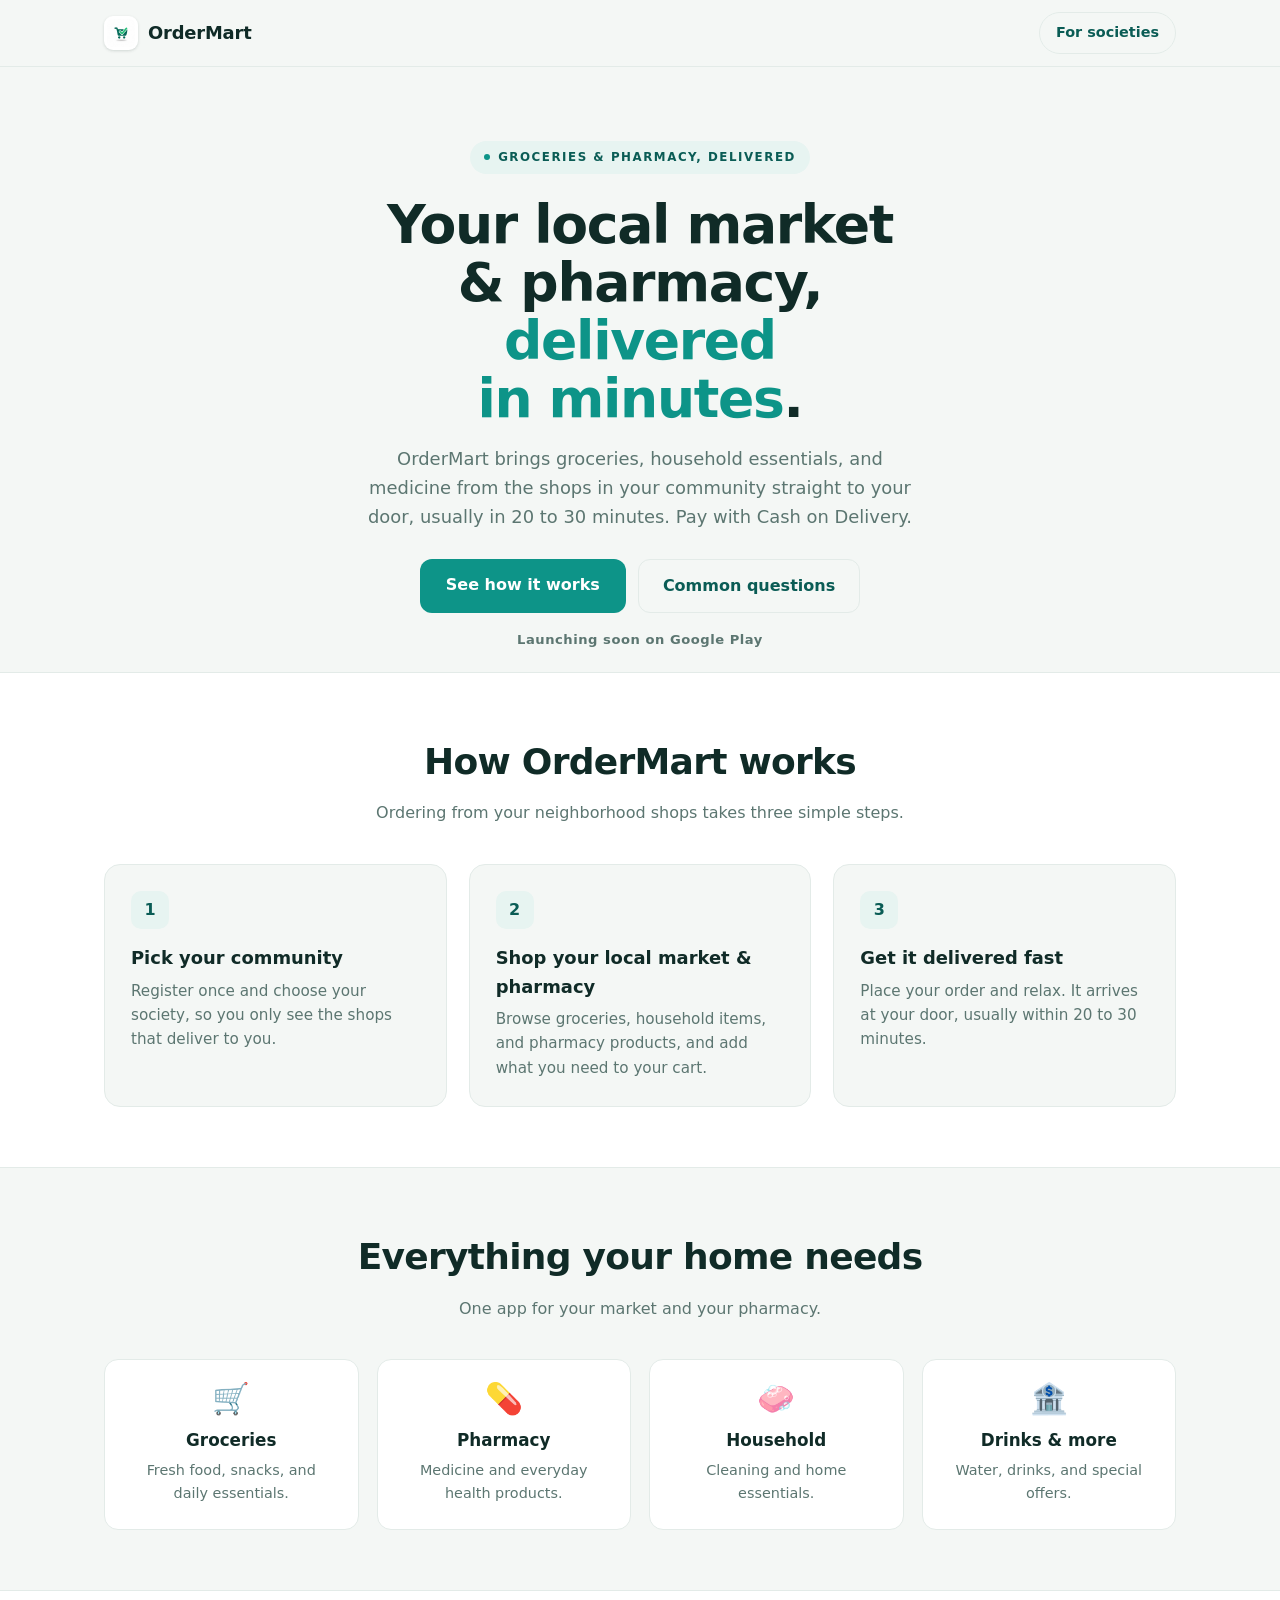
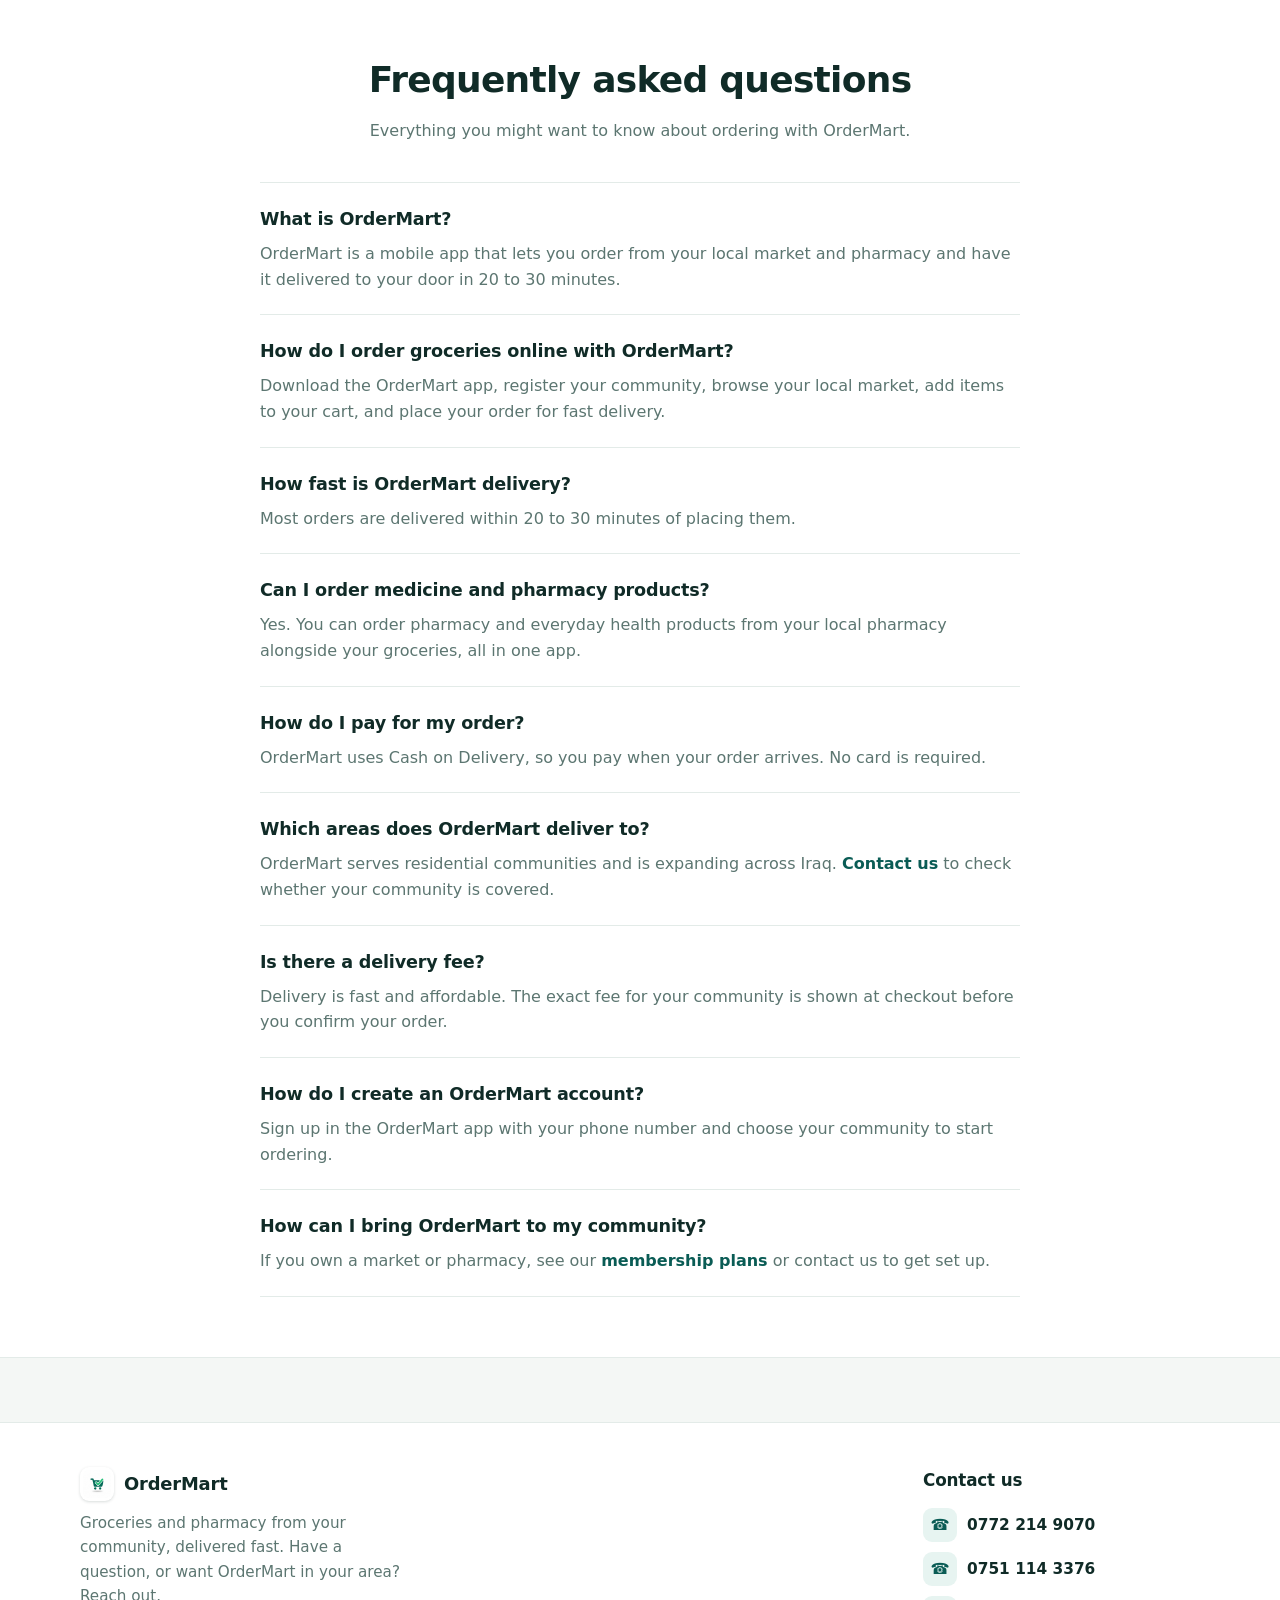
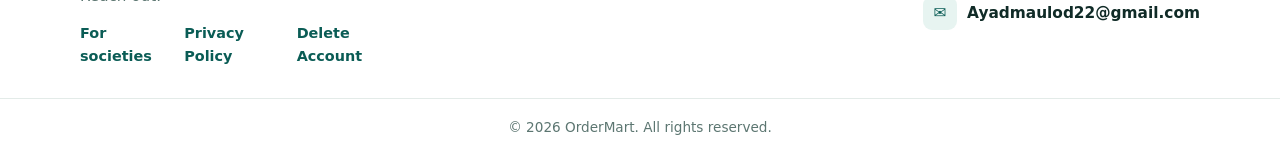
<file: index.html>
<!DOCTYPE html>
<html lang="en">
<head>
  <meta charset="UTF-8" />
  <meta name="viewport" content="width=device-width, initial-scale=1.0" />
  <meta name="google-site-verification" content="M1gVbE8zX278JZITqhYpVYBJbzsmgFXSFeLv3erfQag" />
  <title>OrderMart — Order Groceries &amp; Pharmacy, Delivered in 20-30 Minutes</title>
  <meta name="description" content="OrderMart delivers from your local market and pharmacy to your door in 20 to 30 minutes. Order groceries, household essentials, and medicine with Cash on Delivery. Serving communities across Iraq." />
  <meta name="keywords" content="grocery delivery, pharmacy delivery, online market, fast delivery, order medicine online, OrderMart, Iraq" />
  <meta name="theme-color" content="#0d9488" />
  <link rel="canonical" href="./" />
  <link rel="icon" type="image/png" href="logo.png" />
  <link rel="apple-touch-icon" href="logo.png" />

  <meta property="og:type" content="website" />
  <meta property="og:site_name" content="OrderMart" />
  <meta property="og:title" content="OrderMart — Groceries &amp; Pharmacy Delivered in 20-30 Minutes" />
  <meta property="og:description" content="Order from your local market and pharmacy and get it delivered in 20 to 30 minutes. Cash on Delivery. Serving communities across Iraq." />
  <meta property="og:image" content="logo.png" />
  <meta name="twitter:card" content="summary" />

  <link rel="stylesheet" href="style.css" />

  <script type="application/ld+json">
  {
    "@context": "https://schema.org",
    "@type": "Organization",
    "name": "OrderMart",
    "url": "https://ordermart.github.io/",
    "logo": "https://ordermart.github.io/logo.png",
    "description": "Order from your local market and pharmacy with fast 20-30 minute delivery to your community.",
    "email": "Ayadmaulod22@gmail.com",
    "telephone": ["+9647722149070", "+9647511143376"],
    "areaServed": "IQ"
  }
  </script>

  <script type="application/ld+json">
  {
    "@context": "https://schema.org",
    "@type": "FAQPage",
    "mainEntity": [
      { "@type": "Question", "name": "What is OrderMart?",
        "acceptedAnswer": { "@type": "Answer", "text": "OrderMart is a mobile app that lets you order from your local market and pharmacy and have it delivered to your door in 20 to 30 minutes." } },
      { "@type": "Question", "name": "How do I order groceries online with OrderMart?",
        "acceptedAnswer": { "@type": "Answer", "text": "Download the OrderMart app, register your community, browse your local market, add items to your cart, and place your order for fast delivery." } },
      { "@type": "Question", "name": "How fast is OrderMart delivery?",
        "acceptedAnswer": { "@type": "Answer", "text": "Most orders are delivered within 20 to 30 minutes of placing them." } },
      { "@type": "Question", "name": "Can I order medicine and pharmacy products?",
        "acceptedAnswer": { "@type": "Answer", "text": "Yes. You can order pharmacy and everyday health products from your local pharmacy alongside your groceries, all in one app." } },
      { "@type": "Question", "name": "How do I pay for my order?",
        "acceptedAnswer": { "@type": "Answer", "text": "OrderMart uses Cash on Delivery, so you pay when your order arrives. No card is required." } },
      { "@type": "Question", "name": "Which areas does OrderMart deliver to?",
        "acceptedAnswer": { "@type": "Answer", "text": "OrderMart serves residential communities and is expanding across Iraq. Contact us to check whether your community is covered." } },
      { "@type": "Question", "name": "Is there a delivery fee?",
        "acceptedAnswer": { "@type": "Answer", "text": "Delivery is fast and affordable. The exact fee for your community is shown at checkout before you confirm your order." } },
      { "@type": "Question", "name": "How do I create an OrderMart account?",
        "acceptedAnswer": { "@type": "Answer", "text": "Sign up in the OrderMart app with your phone number and choose your community to start ordering." } }
    ]
  }
  </script>
</head>
<body>
  <header class="topbar">
    <div class="wrap row">
      <a class="brand" href="./"><img class="mark" src="logo.png" alt="OrderMart logo" /> OrderMart</a>
      <a class="nav-cta" href="pricing.html">For societies</a>
    </div>
  </header>

  <main>
    <section class="hero wrap">
      <span class="eyebrow"><span class="dot"></span> Groceries &amp; pharmacy, delivered</span>
      <h1>Your local market &amp; pharmacy, <span class="accent">delivered in minutes</span>.</h1>
      <p class="lede">OrderMart brings groceries, household essentials, and medicine from the shops in your community straight to your door, usually in 20 to 30 minutes. Pay with Cash on Delivery.</p>
      <div class="cta-row">
        <a class="btn-primary" href="#how">See how it works</a>
        <a class="btn-ghost" href="#faq">Common questions</a>
      </div>
      <span class="soon">Launching soon on Google Play</span>
    </section>

    <section class="section alt" id="how">
      <div class="wrap">
        <div class="section-head">
          <h2>How OrderMart works</h2>
          <p>Ordering from your neighborhood shops takes three simple steps.</p>
        </div>
        <div class="steps">
          <div class="step reveal"><div class="num">1</div><h3>Pick your community</h3><p>Register once and choose your society, so you only see the shops that deliver to you.</p></div>
          <div class="step reveal"><div class="num">2</div><h3>Shop your local market &amp; pharmacy</h3><p>Browse groceries, household items, and pharmacy products, and add what you need to your cart.</p></div>
          <div class="step reveal"><div class="num">3</div><h3>Get it delivered fast</h3><p>Place your order and relax. It arrives at your door, usually within 20 to 30 minutes.</p></div>
        </div>
      </div>
    </section>

    <section class="section">
      <div class="wrap">
        <div class="section-head">
          <h2>Everything your home needs</h2>
          <p>One app for your market and your pharmacy.</p>
        </div>
        <div class="cats">
          <div class="cat reveal"><div class="ico">&#128722;</div><h3>Groceries</h3><p>Fresh food, snacks, and daily essentials.</p></div>
          <div class="cat reveal"><div class="ico">&#128138;</div><h3>Pharmacy</h3><p>Medicine and everyday health products.</p></div>
          <div class="cat reveal"><div class="ico">&#129532;</div><h3>Household</h3><p>Cleaning and home essentials.</p></div>
          <div class="cat reveal"><div class="ico">&#127974;</div><h3>Drinks &amp; more</h3><p>Water, drinks, and special offers.</p></div>
        </div>
      </div>
    </section>

    <section class="section alt" id="faq">
      <div class="wrap">
        <div class="section-head">
          <h2>Frequently asked questions</h2>
          <p>Everything you might want to know about ordering with OrderMart.</p>
        </div>
        <div class="faq">
          <div class="faq-item"><h3>What is OrderMart?</h3><p>OrderMart is a mobile app that lets you order from your local market and pharmacy and have it delivered to your door in 20 to 30 minutes.</p></div>
          <div class="faq-item"><h3>How do I order groceries online with OrderMart?</h3><p>Download the OrderMart app, register your community, browse your local market, add items to your cart, and place your order for fast delivery.</p></div>
          <div class="faq-item"><h3>How fast is OrderMart delivery?</h3><p>Most orders are delivered within 20 to 30 minutes of placing them.</p></div>
          <div class="faq-item"><h3>Can I order medicine and pharmacy products?</h3><p>Yes. You can order pharmacy and everyday health products from your local pharmacy alongside your groceries, all in one app.</p></div>
          <div class="faq-item"><h3>How do I pay for my order?</h3><p>OrderMart uses Cash on Delivery, so you pay when your order arrives. No card is required.</p></div>
          <div class="faq-item"><h3>Which areas does OrderMart deliver to?</h3><p>OrderMart serves residential communities and is expanding across Iraq. <a href="#contact">Contact us</a> to check whether your community is covered.</p></div>
          <div class="faq-item"><h3>Is there a delivery fee?</h3><p>Delivery is fast and affordable. The exact fee for your community is shown at checkout before you confirm your order.</p></div>
          <div class="faq-item"><h3>How do I create an OrderMart account?</h3><p>Sign up in the OrderMart app with your phone number and choose your community to start ordering.</p></div>
          <div class="faq-item"><h3>How can I bring OrderMart to my community?</h3><p>If you own a market or pharmacy, see our <a href="pricing.html">membership plans</a> or contact us to get set up.</p></div>
        </div>
      </div>
    </section>
  </main>

  <footer id="contact">
    <div class="wrap frow">
      <div class="foot-brand">
        <div class="brand"><img class="mark" src="logo.png" alt="OrderMart logo" /> OrderMart</div>
        <p>Groceries and pharmacy from your community, delivered fast. Have a question, or want OrderMart in your area? Reach out.</p>
        <div class="foot-links">
          <a href="pricing.html">For societies</a>
          <a href="privacy.html">Privacy Policy</a>
          <a href="delete-account.html">Delete Account</a>
        </div>
      </div>
      <div>
        <h3>Contact us</h3>
        <div class="contact-list">
          <span class="cline"><span class="cico">&#9742;</span> <a href="tel:+9647722149070">0772 214 9070</a></span>
          <span class="cline"><span class="cico">&#9742;</span> <a href="tel:+9647511143376">0751 114 3376</a></span>
          <span class="cline"><span class="cico">&#9993;</span> <a href="mailto:Ayadmaulod22@gmail.com">Ayadmaulod22@gmail.com</a></span>
        </div>
      </div>
    </div>
    <div class="copyright">&copy; 2026 OrderMart. All rights reserved.</div>
  </footer>

  <script src="script.js"></script>
</body>
</html>
</file>
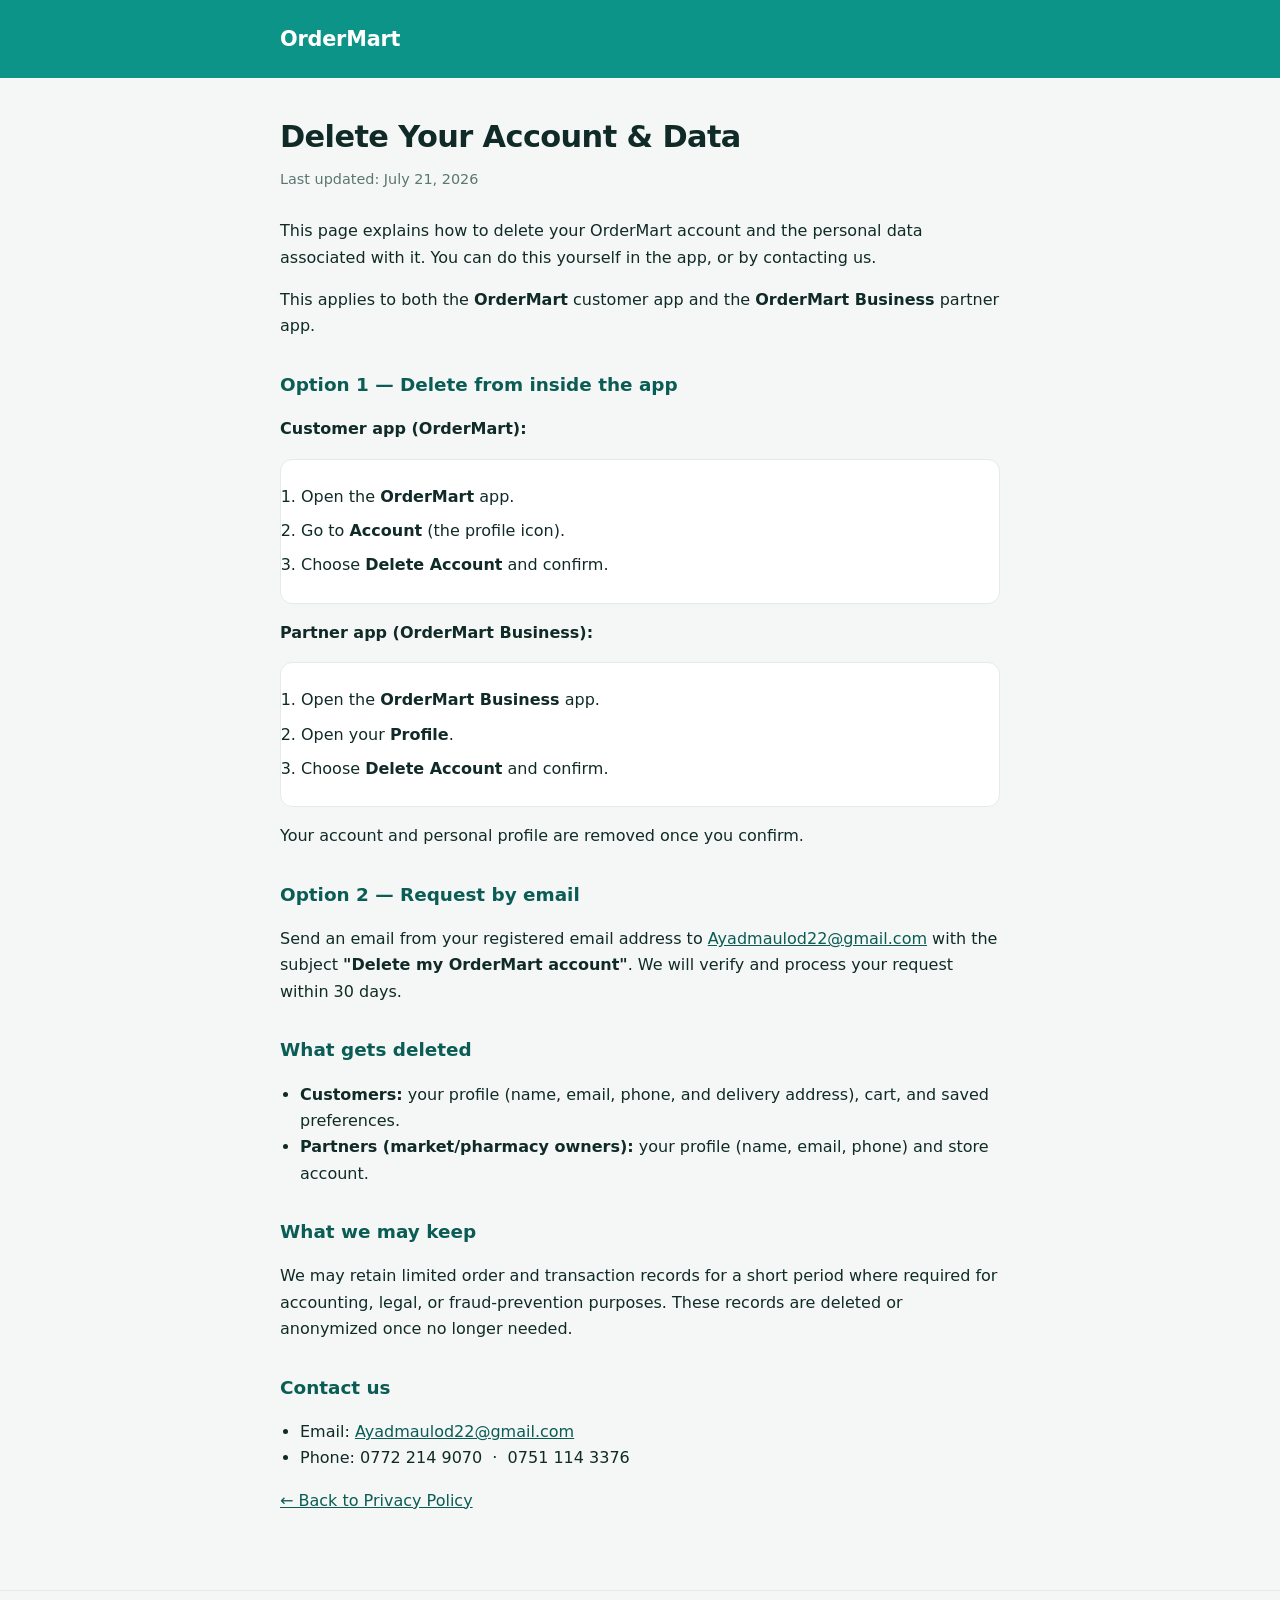
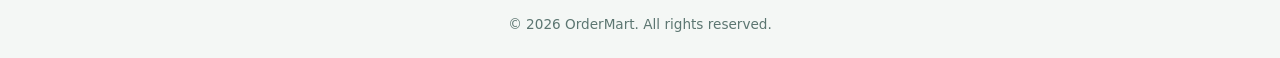
<file: delete-account.html>
<!DOCTYPE html>
<html lang="en">
<head>
  <meta charset="UTF-8" />
  <meta name="viewport" content="width=device-width, initial-scale=1.0" />
  <title>Delete Your Account — OrderMart</title>
  <style>
    :root { --brand:#0d9488; --brand-deep:#0a5c55; --ink:#102b27; --muted:#5c7671; --line:#e3ebe8; --bg:#f4f7f5; }
    * { box-sizing:border-box; }
    body { margin:0; background:var(--bg); color:var(--ink);
      font-family:system-ui,-apple-system,"Segoe UI",Roboto,Helvetica,Arial,sans-serif; line-height:1.65; }
    .bar { background:var(--brand); color:#fff; padding:22px 20px; }
    .wrap { max-width:760px; margin:0 auto; padding:0 20px; }
    .brand { font-weight:800; font-size:1.3rem; letter-spacing:-0.01em; }
    main { max-width:760px; margin:0 auto; padding:34px 20px 60px; }
    h1 { font-size:1.9rem; margin:0 0 6px; letter-spacing:-0.02em; }
    .updated { color:var(--muted); font-size:.9rem; margin:0 0 26px; }
    h2 { font-size:1.15rem; margin:30px 0 8px; color:var(--brand-deep); }
    a { color:var(--brand-deep); }
    ol, ul { padding-left:20px; }
    .steps { background:#fff; border:1px solid var(--line); border-radius:12px; padding:16px 20px; }
    .steps li { margin:8px 0; }
    footer { border-top:1px solid var(--line); color:var(--muted); font-size:.85rem; text-align:center; padding:22px; }
  </style>
</head>
<body>
  <div class="bar"><div class="wrap brand">OrderMart</div></div>
  <main>
    <h1>Delete Your Account &amp; Data</h1>
    <p class="updated">Last updated: July 21, 2026</p>

    <p>This page explains how to delete your OrderMart account and the personal data associated with it. You can do this yourself in the app, or by contacting us.</p>

    <p>This applies to both the <strong>OrderMart</strong> customer app and the <strong>OrderMart Business</strong> partner app.</p>

    <h2>Option 1 — Delete from inside the app</h2>
    <p><strong>Customer app (OrderMart):</strong></p>
    <ol class="steps">
      <li>Open the <strong>OrderMart</strong> app.</li>
      <li>Go to <strong>Account</strong> (the profile icon).</li>
      <li>Choose <strong>Delete Account</strong> and confirm.</li>
    </ol>
    <p><strong>Partner app (OrderMart Business):</strong></p>
    <ol class="steps">
      <li>Open the <strong>OrderMart Business</strong> app.</li>
      <li>Open your <strong>Profile</strong>.</li>
      <li>Choose <strong>Delete Account</strong> and confirm.</li>
    </ol>
    <p>Your account and personal profile are removed once you confirm.</p>

    <h2>Option 2 — Request by email</h2>
    <p>Send an email from your registered email address to
      <a href="mailto:Ayadmaulod22@gmail.com?subject=Delete%20my%20OrderMart%20account">Ayadmaulod22@gmail.com</a>
      with the subject <strong>"Delete my OrderMart account"</strong>. We will verify and process your request within 30 days.</p>

    <h2>What gets deleted</h2>
    <ul>
      <li><strong>Customers:</strong> your profile (name, email, phone, and delivery address), cart, and saved preferences.</li>
      <li><strong>Partners (market/pharmacy owners):</strong> your profile (name, email, phone) and store account.</li>
    </ul>

    <h2>What we may keep</h2>
    <p>We may retain limited order and transaction records for a short period where required for accounting, legal, or fraud-prevention purposes. These records are deleted or anonymized once no longer needed.</p>

    <h2>Contact us</h2>
    <ul>
      <li>Email: <a href="mailto:Ayadmaulod22@gmail.com">Ayadmaulod22@gmail.com</a></li>
      <li>Phone: 0772 214 9070 &nbsp;·&nbsp; 0751 114 3376</li>
    </ul>
    <p><a href="privacy.html">← Back to Privacy Policy</a></p>
  </main>
  <footer>© 2026 OrderMart. All rights reserved.</footer>
</body>
</html>
</file>
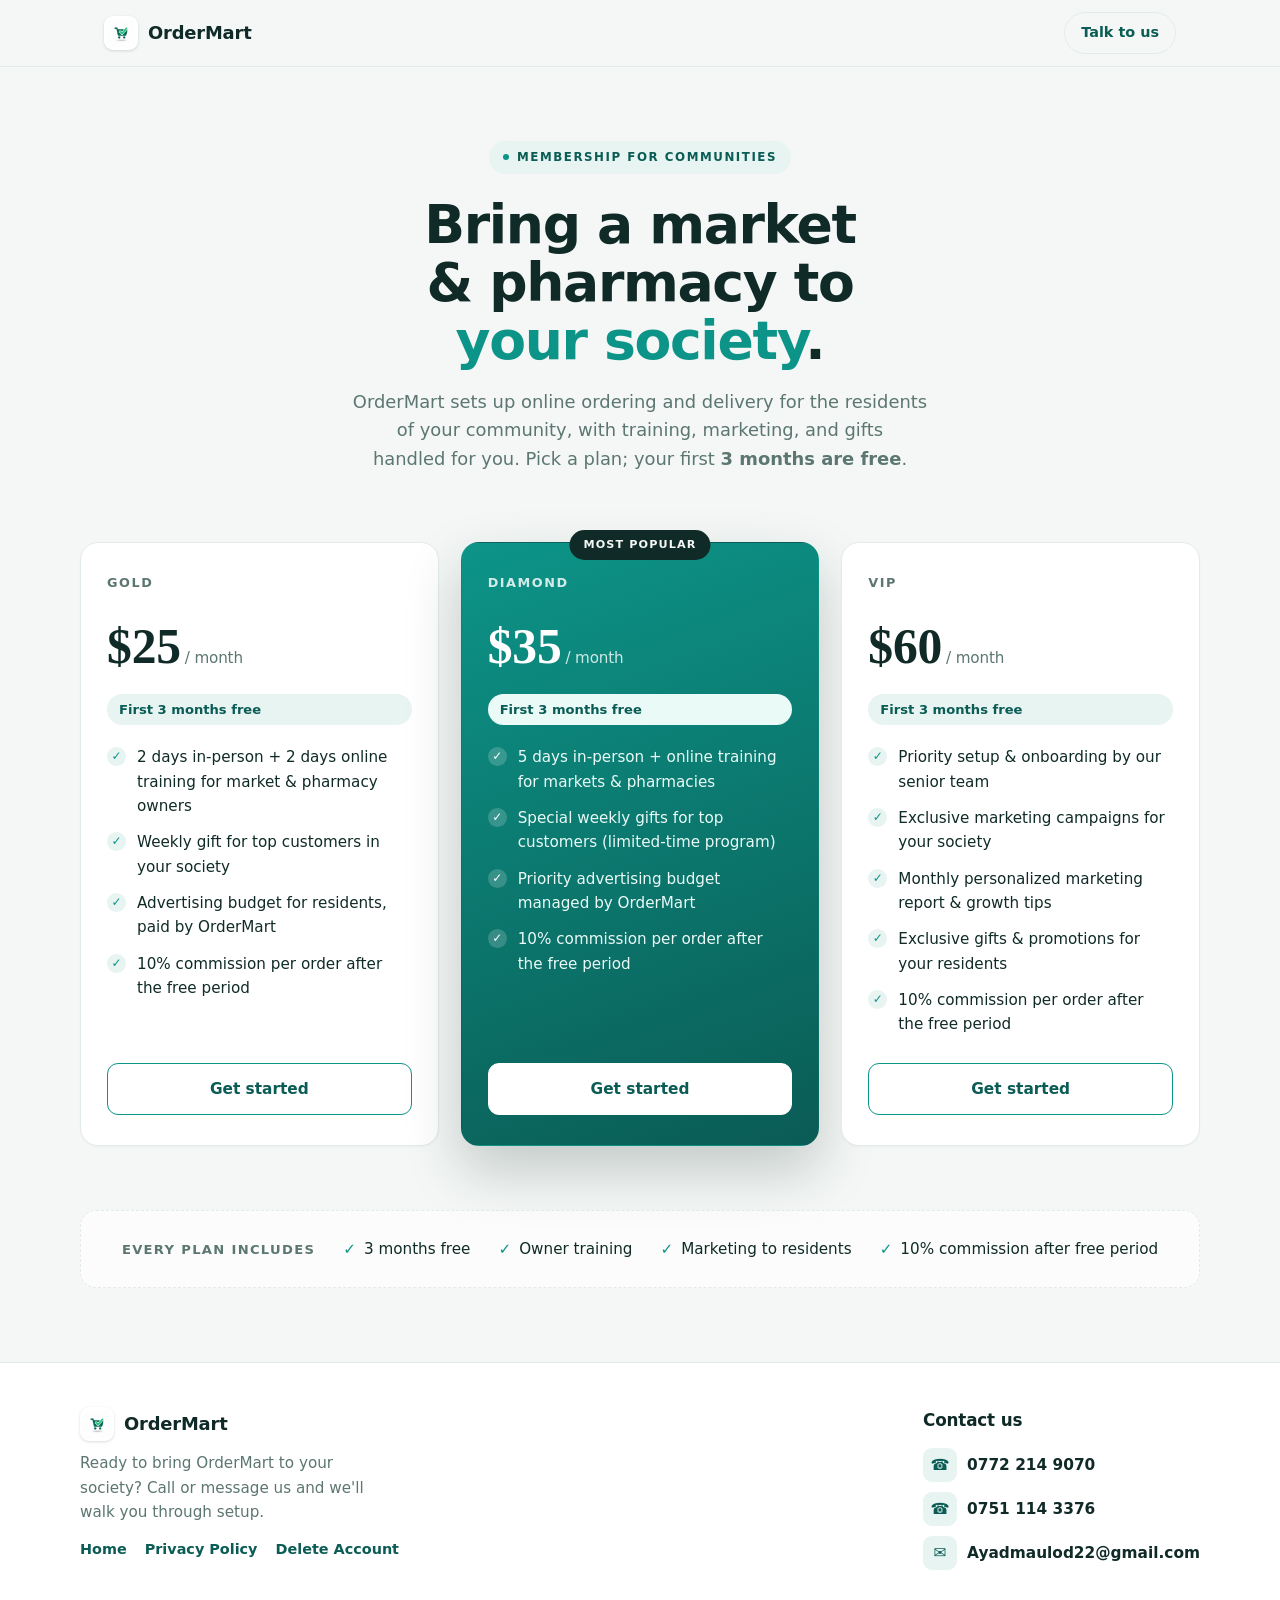
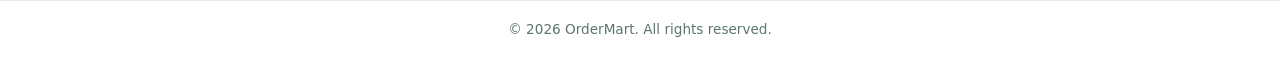
<file: pricing.html>
<!DOCTYPE html>
<html lang="en">
<head>
  <meta charset="UTF-8" />
  <meta name="viewport" content="width=device-width, initial-scale=1.0" />
  <title>OrderMart for Societies — Membership Plans (Gold, Diamond, VIP)</title>
  <meta name="description" content="Bring OrderMart to your residential community. Membership plans for society owners: Gold $25, Diamond $35, VIP $60 per month, first 3 months free." />
  <meta name="theme-color" content="#0d9488" />
  <link rel="canonical" href="pricing.html" />
  <link rel="icon" type="image/png" href="logo.png" />
  <meta property="og:type" content="website" />
  <meta property="og:site_name" content="OrderMart" />
  <meta property="og:title" content="OrderMart for Societies — Membership Plans" />
  <meta property="og:description" content="Bring OrderMart to your community. Gold / Diamond / VIP plans, first 3 months free." />
  <meta property="og:image" content="logo.png" />
  <link rel="stylesheet" href="style.css" />
</head>
<body>
  <header class="topbar">
    <div class="wrap row">
      <a class="brand" href="index.html"><img class="mark" src="logo.png" alt="OrderMart logo" /> OrderMart</a>
      <a class="nav-cta" href="#contact">Talk to us</a>
    </div>
  </header>

  <main>
    <section class="hero wrap">
      <span class="eyebrow"><span class="dot"></span> Membership for communities</span>
      <h1>Bring a market &amp; pharmacy to <span class="accent">your society</span>.</h1>
      <p class="lede">OrderMart sets up online ordering and delivery for the residents of your community, with training, marketing, and gifts handled for you. Pick a plan; your first <strong>3 months are free</strong>.</p>
    </section>

    <section class="pricing wrap">
      <div class="grid">
        <article class="card reveal">
          <span class="tier">Gold</span>
          <div class="price"><span class="amount">$25</span> <span class="per">/ month</span></div>
          <span class="free">First 3 months free</span>
          <ul>
            <li>2 days in-person + 2 days online training for market &amp; pharmacy owners</li>
            <li>Weekly gift for top customers in your society</li>
            <li>Advertising budget for residents, paid by OrderMart</li>
            <li>10% commission per order after the free period</li>
          </ul>
          <a class="cta" href="#contact">Get started</a>
        </article>

        <article class="card featured reveal">
          <span class="badge">Most popular</span>
          <span class="tier">Diamond</span>
          <div class="price"><span class="amount">$35</span> <span class="per">/ month</span></div>
          <span class="free">First 3 months free</span>
          <ul>
            <li>5 days in-person + online training for markets &amp; pharmacies</li>
            <li>Special weekly gifts for top customers (limited-time program)</li>
            <li>Priority advertising budget managed by OrderMart</li>
            <li>10% commission per order after the free period</li>
          </ul>
          <a class="cta" href="#contact">Get started</a>
        </article>

        <article class="card reveal">
          <span class="tier">VIP</span>
          <div class="price"><span class="amount">$60</span> <span class="per">/ month</span></div>
          <span class="free">First 3 months free</span>
          <ul>
            <li>Priority setup &amp; onboarding by our senior team</li>
            <li>Exclusive marketing campaigns for your society</li>
            <li>Monthly personalized marketing report &amp; growth tips</li>
            <li>Exclusive gifts &amp; promotions for your residents</li>
            <li>10% commission per order after the free period</li>
          </ul>
          <a class="cta" href="#contact">Get started</a>
        </article>
      </div>
    </section>

    <section class="includes wrap">
      <div class="includes-inner reveal">
        <span class="label">Every plan includes</span>
        <span class="item"><span class="tick">&#10003;</span> 3 months free</span>
        <span class="item"><span class="tick">&#10003;</span> Owner training</span>
        <span class="item"><span class="tick">&#10003;</span> Marketing to residents</span>
        <span class="item"><span class="tick">&#10003;</span> 10% commission after free period</span>
      </div>
    </section>
  </main>

  <footer id="contact">
    <div class="wrap frow">
      <div class="foot-brand">
        <div class="brand"><img class="mark" src="logo.png" alt="OrderMart logo" /> OrderMart</div>
        <p>Ready to bring OrderMart to your society? Call or message us and we'll walk you through setup.</p>
        <div class="foot-links">
          <a href="index.html">Home</a>
          <a href="privacy.html">Privacy Policy</a>
          <a href="delete-account.html">Delete Account</a>
        </div>
      </div>
      <div>
        <h3>Contact us</h3>
        <div class="contact-list">
          <span class="cline"><span class="cico">&#9742;</span> <a href="tel:+9647722149070">0772 214 9070</a></span>
          <span class="cline"><span class="cico">&#9742;</span> <a href="tel:+9647511143376">0751 114 3376</a></span>
          <span class="cline"><span class="cico">&#9993;</span> <a href="mailto:Ayadmaulod22@gmail.com">Ayadmaulod22@gmail.com</a></span>
        </div>
      </div>
    </div>
    <div class="copyright">&copy; 2026 OrderMart. All rights reserved.</div>
  </footer>

  <script src="script.js"></script>
</body>
</html>
</file>
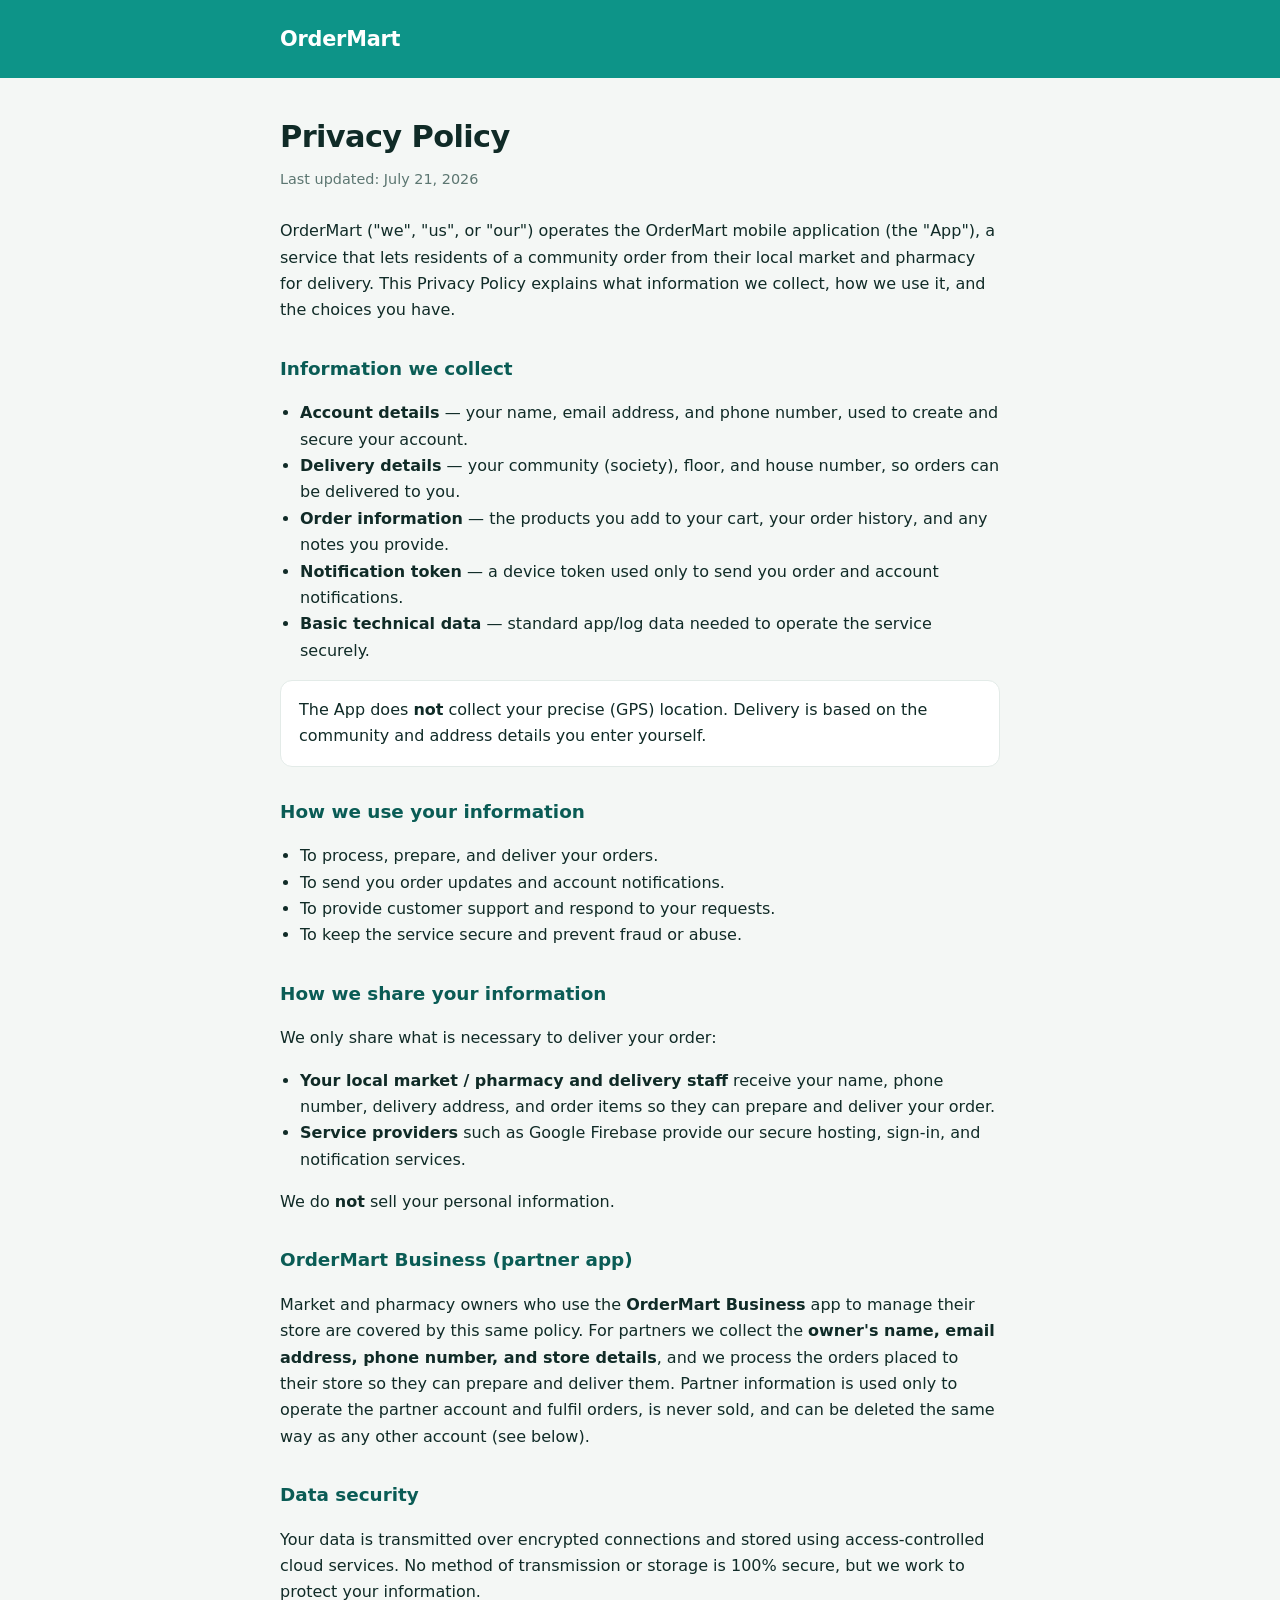
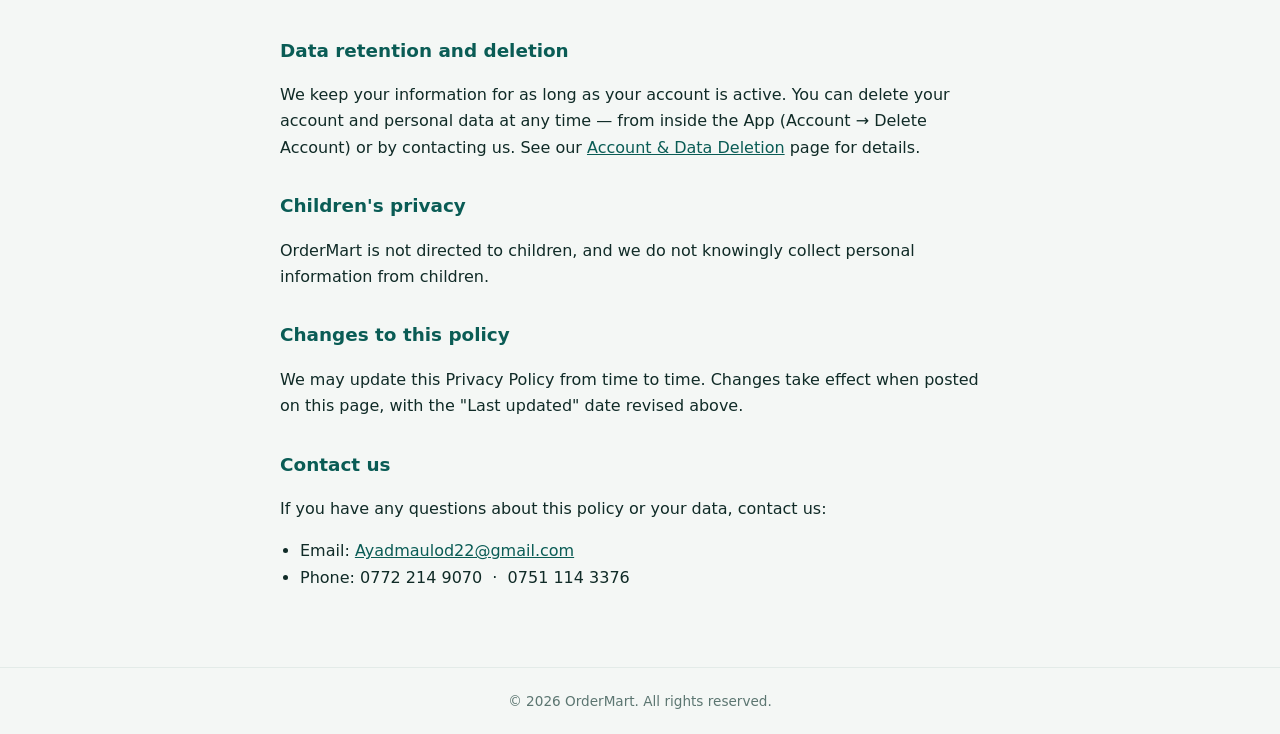
<file: privacy.html>
<!DOCTYPE html>
<html lang="en">
<head>
  <meta charset="UTF-8" />
  <meta name="viewport" content="width=device-width, initial-scale=1.0" />
  <title>Privacy Policy — OrderMart</title>
  <style>
    :root { --brand:#0d9488; --brand-deep:#0a5c55; --ink:#102b27; --muted:#5c7671; --line:#e3ebe8; --bg:#f4f7f5; }
    * { box-sizing:border-box; }
    body { margin:0; background:var(--bg); color:var(--ink);
      font-family:system-ui,-apple-system,"Segoe UI",Roboto,Helvetica,Arial,sans-serif; line-height:1.65; }
    .bar { background:var(--brand); color:#fff; padding:22px 20px; }
    .wrap { max-width:760px; margin:0 auto; padding:0 20px; }
    .brand { font-weight:800; font-size:1.3rem; letter-spacing:-0.01em; }
    main { max-width:760px; margin:0 auto; padding:34px 20px 60px; }
    h1 { font-size:1.9rem; margin:0 0 6px; letter-spacing:-0.02em; }
    .updated { color:var(--muted); font-size:.9rem; margin:0 0 26px; }
    h2 { font-size:1.15rem; margin:30px 0 8px; color:var(--brand-deep); }
    p, li { color:var(--ink); }
    ul { padding-left:20px; }
    a { color:var(--brand-deep); }
    .card { background:#fff; border:1px solid var(--line); border-radius:12px; padding:16px 18px; margin-top:10px; }
    footer { border-top:1px solid var(--line); color:var(--muted); font-size:.85rem; text-align:center; padding:22px; }
  </style>
</head>
<body>
  <div class="bar"><div class="wrap brand">OrderMart</div></div>
  <main>
    <h1>Privacy Policy</h1>
    <p class="updated">Last updated: July 21, 2026</p>

    <p>OrderMart ("we", "us", or "our") operates the OrderMart mobile application (the "App"), a service that lets residents of a community order from their local market and pharmacy for delivery. This Privacy Policy explains what information we collect, how we use it, and the choices you have.</p>

    <h2>Information we collect</h2>
    <ul>
      <li><strong>Account details</strong> — your name, email address, and phone number, used to create and secure your account.</li>
      <li><strong>Delivery details</strong> — your community (society), floor, and house number, so orders can be delivered to you.</li>
      <li><strong>Order information</strong> — the products you add to your cart, your order history, and any notes you provide.</li>
      <li><strong>Notification token</strong> — a device token used only to send you order and account notifications.</li>
      <li><strong>Basic technical data</strong> — standard app/log data needed to operate the service securely.</li>
    </ul>
    <div class="card">The App does <strong>not</strong> collect your precise (GPS) location. Delivery is based on the community and address details you enter yourself.</div>

    <h2>How we use your information</h2>
    <ul>
      <li>To process, prepare, and deliver your orders.</li>
      <li>To send you order updates and account notifications.</li>
      <li>To provide customer support and respond to your requests.</li>
      <li>To keep the service secure and prevent fraud or abuse.</li>
    </ul>

    <h2>How we share your information</h2>
    <p>We only share what is necessary to deliver your order:</p>
    <ul>
      <li><strong>Your local market / pharmacy and delivery staff</strong> receive your name, phone number, delivery address, and order items so they can prepare and deliver your order.</li>
      <li><strong>Service providers</strong> such as Google Firebase provide our secure hosting, sign-in, and notification services.</li>
    </ul>
    <p>We do <strong>not</strong> sell your personal information.</p>

    <h2>OrderMart Business (partner app)</h2>
    <p>Market and pharmacy owners who use the <strong>OrderMart Business</strong> app to manage their store are covered by this same policy. For partners we collect the <strong>owner's name, email address, phone number, and store details</strong>, and we process the orders placed to their store so they can prepare and deliver them. Partner information is used only to operate the partner account and fulfil orders, is never sold, and can be deleted the same way as any other account (see below).</p>

    <h2>Data security</h2>
    <p>Your data is transmitted over encrypted connections and stored using access-controlled cloud services. No method of transmission or storage is 100% secure, but we work to protect your information.</p>

    <h2>Data retention and deletion</h2>
    <p>We keep your information for as long as your account is active. You can delete your account and personal data at any time — from inside the App (Account → Delete Account) or by contacting us. See our <a href="delete-account.html">Account &amp; Data Deletion</a> page for details.</p>

    <h2>Children's privacy</h2>
    <p>OrderMart is not directed to children, and we do not knowingly collect personal information from children.</p>

    <h2>Changes to this policy</h2>
    <p>We may update this Privacy Policy from time to time. Changes take effect when posted on this page, with the "Last updated" date revised above.</p>

    <h2>Contact us</h2>
    <p>If you have any questions about this policy or your data, contact us:</p>
    <ul>
      <li>Email: <a href="mailto:Ayadmaulod22@gmail.com">Ayadmaulod22@gmail.com</a></li>
      <li>Phone: 0772 214 9070 &nbsp;·&nbsp; 0751 114 3376</li>
    </ul>
  </main>
  <footer>© 2026 OrderMart. All rights reserved.</footer>
</body>
</html>
</file>
<file: style.css>
:root {
  --bg: #f4f7f5;
  --surface: #ffffff;
  --ink: #102b27;
  --muted: #5c7671;
  --line: #e3ebe8;
  --brand: #0d9488;
  --brand-deep: #0a5c55;
  --brand-soft: #e7f4f1;
  --shadow: 16, 43, 39;
  --font-sans: system-ui, -apple-system, "Segoe UI", Roboto, Helvetica, Arial, sans-serif;
  --font-serif: Georgia, "Times New Roman", serif;
}
@media (prefers-color-scheme: dark) {
  :root {
    --bg: #0b1815; --surface: #12231f; --ink: #e9f2ef; --muted: #93aaa4;
    --line: #21362f; --brand: #2dd4bf; --brand-deep: #5eead4; --brand-soft: #14312b; --shadow: 0,0,0;
  }
}

* { box-sizing: border-box; }
html { scroll-behavior: smooth; }
body {
  margin: 0; background: var(--bg); color: var(--ink);
  font-family: var(--font-sans); line-height: 1.6; -webkit-font-smoothing: antialiased;
}
a { color: inherit; text-decoration: none; }
.wrap { width: 100%; max-width: 1120px; margin: 0 auto; padding: 0 24px; }

.topbar {
  position: sticky; top: 0; z-index: 20;
  background: color-mix(in srgb, var(--bg) 86%, transparent);
  backdrop-filter: blur(10px); border-bottom: 1px solid var(--line);
}
.topbar .row { display: flex; align-items: center; justify-content: space-between; height: 66px; }
.brand { display: flex; align-items: center; gap: 10px; font-weight: 800; font-size: 1.12rem; letter-spacing: -0.01em; }
.brand .mark {
  width: 34px; height: 34px; border-radius: 9px; flex: 0 0 auto;
  background: #fff; padding: 3px; object-fit: contain; box-shadow: 0 1px 3px rgba(var(--shadow), .16);
}
.topbar .nav-cta {
  font-weight: 600; font-size: .9rem; color: var(--brand-deep);
  border: 1px solid var(--line); padding: 8px 16px; border-radius: 999px; transition: border-color .2s, background .2s;
}
.topbar .nav-cta:hover { border-color: var(--brand); background: var(--brand-soft); }

.hero { text-align: center; padding: 74px 0 20px; }
.eyebrow {
  display: inline-flex; align-items: center; gap: 8px;
  font-size: .74rem; font-weight: 700; letter-spacing: .13em; text-transform: uppercase;
  color: var(--brand-deep); background: var(--brand-soft); padding: 7px 14px; border-radius: 999px; margin-bottom: 22px;
}
.eyebrow .dot { width: 6px; height: 6px; border-radius: 50%; background: var(--brand); }
.hero h1 {
  font-size: clamp(2.1rem, 5vw, 3.35rem); line-height: 1.08; letter-spacing: -0.025em;
  font-weight: 800; margin: 0 auto 18px; max-width: 15ch; text-wrap: balance;
}
.hero h1 .accent { color: var(--brand); }
.hero p.lede { font-size: 1.12rem; color: var(--muted); max-width: 56ch; margin: 0 auto; text-wrap: balance; }

.pricing { padding: 48px 0 24px; }
.grid { display: grid; grid-template-columns: repeat(3, 1fr); gap: 22px; align-items: stretch; }
.card {
  position: relative; background: var(--surface); border: 1px solid var(--line);
  border-radius: 18px; padding: 30px 26px; display: flex; flex-direction: column;
  box-shadow: 0 1px 2px rgba(var(--shadow), .04);
  transition: transform .25s ease, box-shadow .25s ease, border-color .25s ease;
}
.card:hover { transform: translateY(-6px); box-shadow: 0 18px 40px rgba(var(--shadow), .12); }
.card .tier { font-size: .8rem; font-weight: 700; letter-spacing: .12em; text-transform: uppercase; color: var(--muted); }
.card .price { font-family: var(--font-serif); font-weight: 700; margin: 14px 0 2px; letter-spacing: -0.01em; }
.card .price .amount { font-size: 3.1rem; color: var(--ink); font-variant-numeric: tabular-nums; }
.card .price .per { font-family: var(--font-sans); font-size: .95rem; font-weight: 500; color: var(--muted); }
.card .free {
  display: inline-block; margin: 6px 0 20px; font-size: .82rem; font-weight: 700;
  color: var(--brand-deep); background: var(--brand-soft); padding: 5px 12px; border-radius: 999px;
}
.card ul { list-style: none; margin: 0 0 26px; padding: 0; display: flex; flex-direction: column; gap: 12px; }
.card li { position: relative; padding-left: 30px; font-size: .95rem; color: var(--ink); }
.card li::before { content: ""; position: absolute; left: 0; top: 2px; width: 19px; height: 19px; border-radius: 50%; background: var(--brand-soft); }
.card li::after { content: "\2713"; position: absolute; left: 0; top: 2px; width: 19px; height: 19px; display: grid; place-items: center; font-size: 12px; font-weight: 800; color: var(--brand); }
.card .cta {
  margin-top: auto; text-align: center; font-weight: 700; font-size: .96rem;
  padding: 13px 18px; border-radius: 11px; border: 1px solid var(--brand);
  color: var(--brand-deep); background: transparent; transition: background .2s, color .2s, transform .1s;
}
.card .cta:hover { background: var(--brand-soft); }
.card .cta:active { transform: translateY(1px); }

.card.featured {
  background: linear-gradient(160deg, var(--brand), var(--brand-deep));
  border-color: transparent; color: #eafaf7; transform: translateY(-10px);
  box-shadow: 0 24px 55px rgba(var(--shadow), .22);
}
.card.featured:hover { transform: translateY(-16px); }
.card.featured .tier { color: rgba(255,255,255,.82); }
.card.featured .price .amount { color: #fff; }
.card.featured .price .per { color: rgba(255,255,255,.8); }
.card.featured .free { color: #0a5c55; background: #eafaf7; }
.card.featured li { color: #eafaf7; }
.card.featured li::before { background: rgba(255,255,255,.18); }
.card.featured li::after { color: #fff; }
.card.featured .cta { background: #fff; color: var(--brand-deep); border-color: #fff; }
.card.featured .cta:hover { background: #eafaf7; }
.badge {
  position: absolute; top: -13px; left: 50%; transform: translateX(-50%);
  background: var(--ink); color: var(--bg); font-size: .7rem; font-weight: 800;
  letter-spacing: .1em; text-transform: uppercase; padding: 6px 14px; border-radius: 999px; white-space: nowrap;
}

.includes { padding: 40px 0 10px; }
.includes-inner {
  border: 1px dashed var(--line); border-radius: 16px; padding: 26px 28px;
  display: flex; flex-wrap: wrap; align-items: center; gap: 14px 28px; justify-content: center;
  background: color-mix(in srgb, var(--surface) 60%, transparent);
}
.includes-inner .label { font-weight: 700; color: var(--muted); font-size: .82rem; letter-spacing: .1em; text-transform: uppercase; }
.includes-inner .item { display: inline-flex; align-items: center; gap: 8px; font-size: .95rem; color: var(--ink); }
.includes-inner .item .tick { color: var(--brand); font-weight: 800; }

footer { margin-top: 64px; background: var(--surface); border-top: 1px solid var(--line); }
footer .frow { display: flex; flex-wrap: wrap; gap: 30px; justify-content: space-between; padding: 44px 0 30px; }
footer h3 { font-size: 1.05rem; margin: 0 0 14px; letter-spacing: -0.01em; }
footer .contact-list { display: flex; flex-direction: column; gap: 10px; }
footer .cline { display: inline-flex; align-items: center; gap: 10px; color: var(--muted); font-size: .96rem; }
footer .cline a { color: var(--ink); font-weight: 600; }
footer .cline a:hover { color: var(--brand); }
footer .cico { width: 34px; height: 34px; border-radius: 9px; flex: 0 0 auto; display: grid; place-items: center; background: var(--brand-soft); color: var(--brand-deep); }
footer .foot-brand { max-width: 320px; }
footer .foot-brand p { color: var(--muted); font-size: .95rem; margin: 10px 0 0; }
footer .foot-links { display: flex; gap: 18px; margin-top: 14px; font-size: .9rem; }
footer .foot-links a { color: var(--brand-deep); font-weight: 600; }
footer .foot-links a:hover { text-decoration: underline; }
.copyright { border-top: 1px solid var(--line); padding: 18px 0; text-align: center; color: var(--muted); font-size: .85rem; }

@media (max-width: 860px) {
  .grid { grid-template-columns: 1fr; max-width: 440px; margin: 0 auto; }
  .card.featured { transform: none; }
  .card.featured:hover { transform: translateY(-6px); }
  .hero { padding-top: 54px; }
}
@media (prefers-reduced-motion: reduce) { * { transition: none !important; animation: none !important; } }

.reveal { opacity: 0; transform: translateY(22px); transition: opacity .6s ease, transform .6s ease; }
.reveal.in { opacity: 1; transform: none; }
:focus-visible { outline: 2px solid var(--brand); outline-offset: 3px; border-radius: 4px; }

/* ---- Customer homepage sections ---- */
.hero .cta-row { display: flex; gap: 12px; justify-content: center; margin-top: 28px; flex-wrap: wrap; }
.btn-primary { background: var(--brand); color: #fff; padding: 13px 26px; border-radius: 12px; font-weight: 700; transition: background .2s, transform .1s; }
.btn-primary:hover { background: var(--brand-deep); }
.btn-primary:active { transform: translateY(1px); }
.btn-ghost { border: 1px solid var(--line); padding: 13px 24px; border-radius: 12px; font-weight: 600; color: var(--brand-deep); transition: background .2s, border-color .2s; }
.btn-ghost:hover { background: var(--brand-soft); border-color: var(--brand); }
.soon { display: inline-block; margin-top: 16px; font-size: .82rem; font-weight: 700; letter-spacing: .04em; color: var(--muted); }

.section { padding: 60px 0; }
.section.alt { background: var(--surface); border-top: 1px solid var(--line); border-bottom: 1px solid var(--line); }
.section-head { text-align: center; max-width: 640px; margin: 0 auto 38px; }
.section-head h2 { font-size: clamp(1.6rem, 3.5vw, 2.25rem); letter-spacing: -0.02em; margin: 0 0 10px; text-wrap: balance; }
.section-head p { color: var(--muted); margin: 0; }

.steps { display: grid; grid-template-columns: repeat(3, 1fr); gap: 22px; }
.step { background: var(--surface); border: 1px solid var(--line); border-radius: 16px; padding: 26px; }
.section.alt .step { background: var(--bg); }
.step .num { width: 38px; height: 38px; border-radius: 10px; background: var(--brand-soft); color: var(--brand-deep); font-weight: 800; display: grid; place-items: center; margin-bottom: 15px; font-variant-numeric: tabular-nums; }
.step h3 { margin: 0 0 6px; font-size: 1.12rem; }
.step p { margin: 0; color: var(--muted); font-size: .95rem; }

.cats { display: grid; grid-template-columns: repeat(auto-fit, minmax(200px, 1fr)); gap: 18px; }
.cat { background: var(--surface); border: 1px solid var(--line); border-radius: 14px; padding: 24px; text-align: center; }
.cat .ico { font-size: 1.9rem; line-height: 1; }
.cat h3 { margin: 12px 0 5px; font-size: 1.05rem; }
.cat p { margin: 0; color: var(--muted); font-size: .9rem; }

.faq { max-width: 760px; margin: 0 auto; }
.faq-item { border-bottom: 1px solid var(--line); padding: 22px 0; }
.faq-item:first-child { border-top: 1px solid var(--line); }
.faq-item h3 { margin: 0 0 8px; font-size: 1.1rem; letter-spacing: -0.01em; }
.faq-item p { margin: 0; color: var(--muted); }
.faq-item p a { color: var(--brand-deep); font-weight: 600; }

@media (max-width: 760px) {
  .steps { grid-template-columns: 1fr; }
}
</file>
